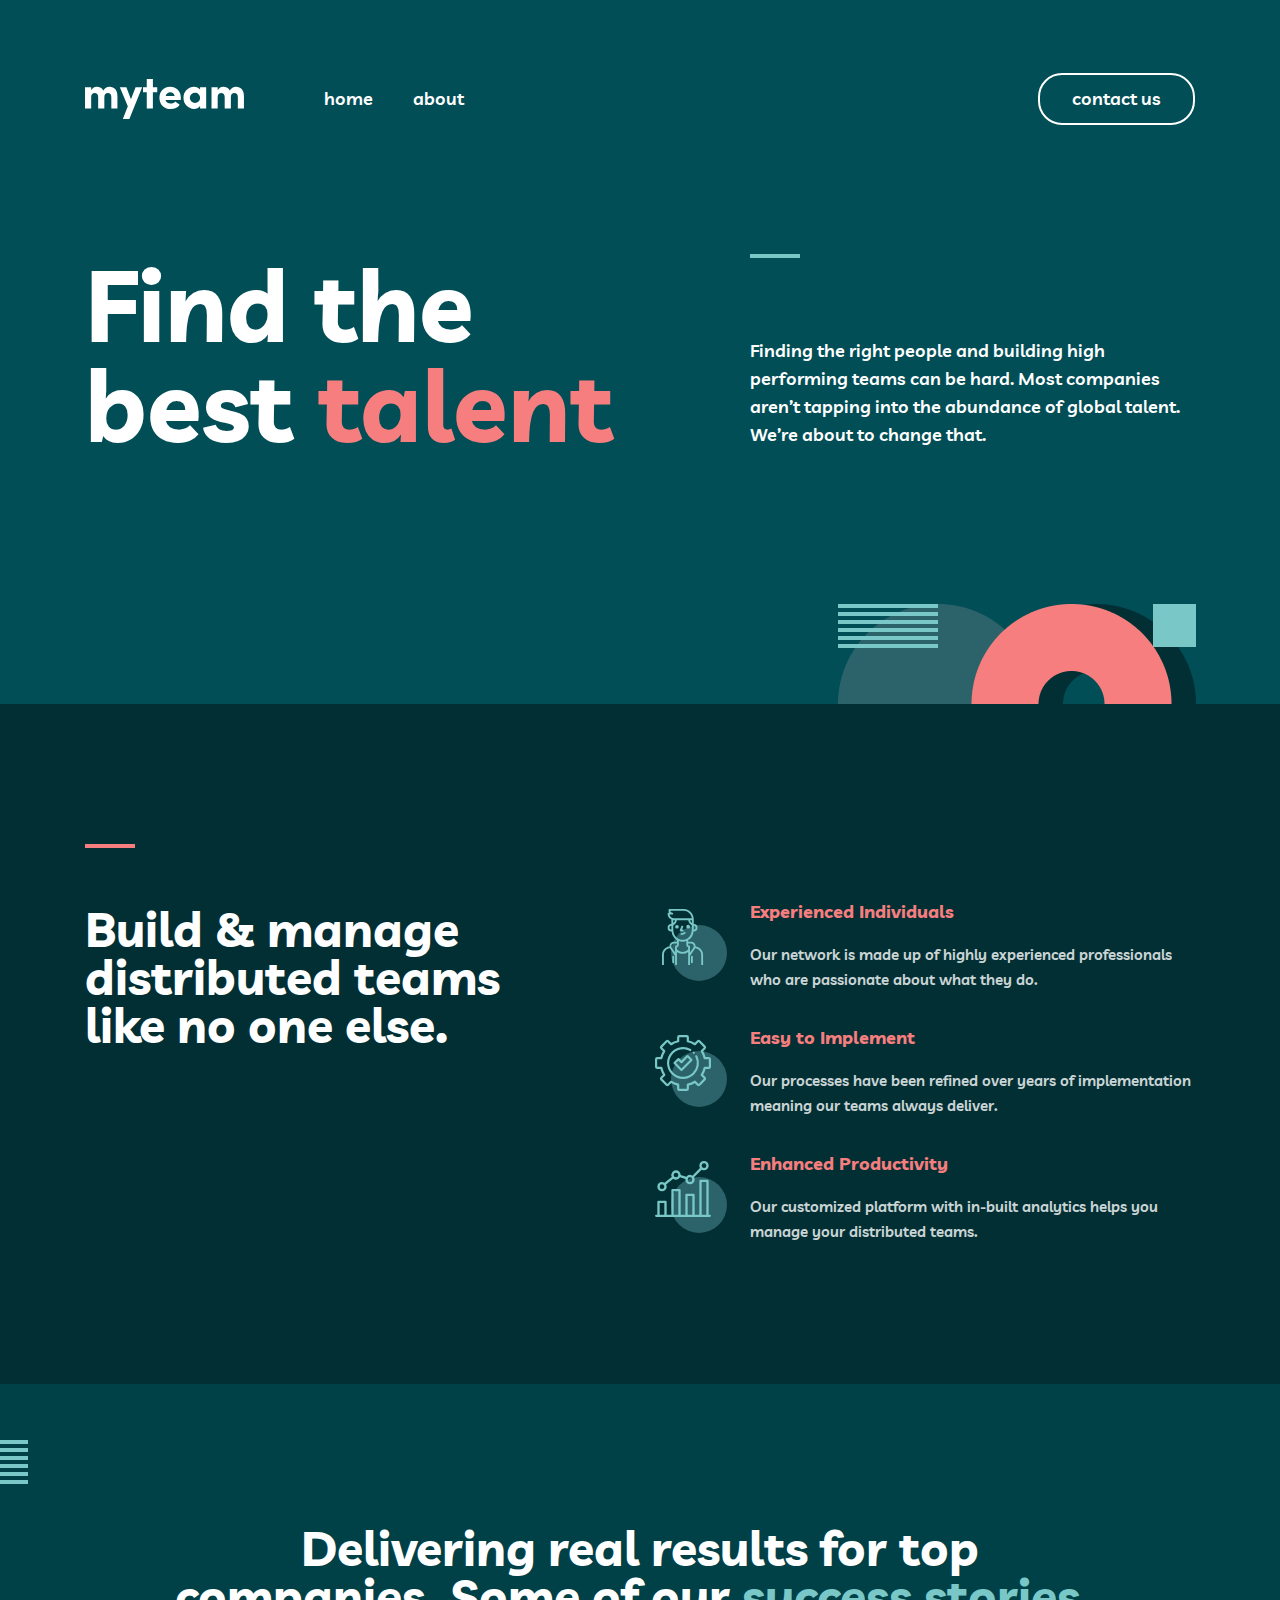
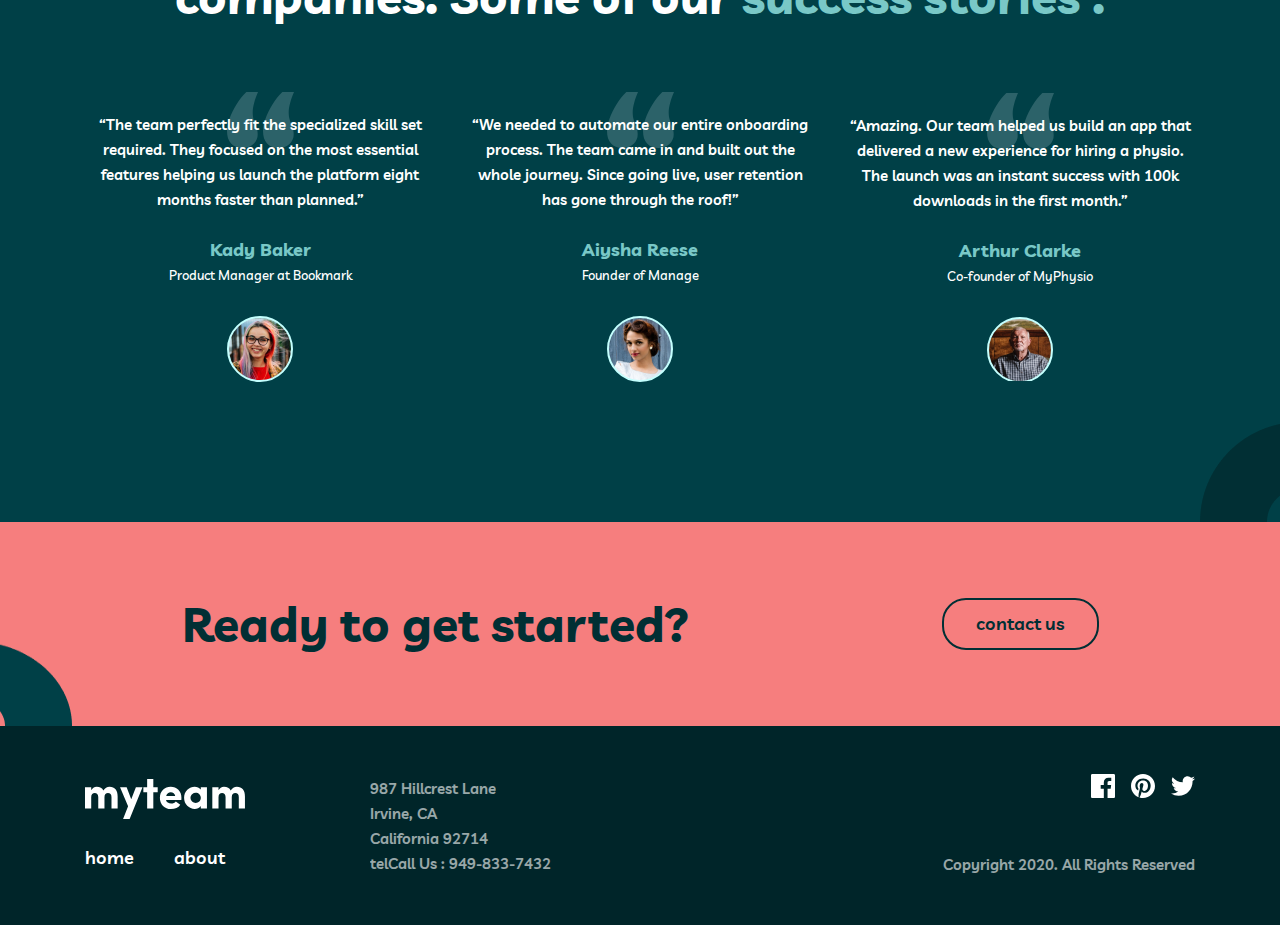
<file: index.html>
<!DOCTYPE html>
<html lang="en">
<head>
    <meta charset="UTF-8">
    <meta http-equiv="X-UA-Compatible" content="IE=edge">
    <meta name="viewport" content="width=device-width, initial-scale=1.0">
    <link rel="stylesheet" href="./css/main.min.css">
    <title>my-team</title>
</head>
<body>
    
    <header class="header">
        
        <div class="container">
            
            <div class="header__inner">
                
                <a class="header__logo" href="./index.html">
                    <img class="header__img" src="./img/team-logo.svg" alt="sete-logo">
                </a>
                
                <nav class="header__menu">
                    
                    <ul class="header__list">
                        
                        <li class="header__item"><a class="header__link" href="./index.html">home</a></li>
                        <li class="header__item"><a class="header__link" href="about.html">about</a></li>
                        
                    </ul> 
                    
                </nav>
                
                <a class="header__contact" href="./index.html">contact us</a>
                
                <button class="header__burger-btn burger">
                    <img class="burger__block" src="./img/burger-open.svg" alt="">
                    <img class="burger__close burger__none" src="./img/burger-close.svg" alt="">
                </button>
                
            </div>
            
        </div>
        
    </header>
    
    
    <main>
        
        <section class="hero">
            
            <div class="container">
                
                <div class="hero__inner">
                    
                    <div class="hero__left">
                        <h1 class="hero__title">Find the <br> best <span class="hero__color">talent</span></h1>
                    </div>
                    
                    <div class="hero__right">
                        
                        <span class="hero__line"></span>
                        
                        
                        <p class="hero__text">
                            Finding the right people and building high performing teams can be hard.
                            Most companies aren’t tapping into the abundance of global talent.
                            We’re about to change that.
                        </p>
                        
                        
                    </div>
                    
                    
                </div>
                
            </div>
            
        </section>
        
        
        <section class="build">
            
            <div class="container">
                
                <div class="build__inner">
                    
                    <div class="build__left">
                        
                        <span class="build__line"></span>
                        
                        <h2 class="build__title">
                            Build & manage distributed teams like no one else.
                        </h2>
                        
                    </div>
                    
                    
                    
                    
                    
                    <ul class="build__list">
                        
                        <li class="build__item">
                            
                            <img class="build__img" src="./img/man.svg" alt="man experienced individuals">
                            
                            <div class="build__wrapper">
                                
                                <h3 class="build__text">Experienced Individuals</h3>
                                
                                <p class="build__info">
                                    Our network is made up of highly experienced professionals 
                                    who are passionate about what they do.
                                </p>
                                
                            </div>
                            
                        </li>
                        
                        <li class="build__item">
                            
                            <img class="build__img" src="./img/setting.svg" alt="Easy to Implement">
                            
                            <div class="build__wrapper">
                                
                                <h3 class="build__text">Easy to Implement</h3>
                                
                                <p class="build__info">
                                    Our processes have been refined over years of 
                                    implementation meaning our teams always deliver.
                                </p>
                                
                            </div>
                            
                        </li>
                        
                        <li class="build__item">
                            
                            <img class="build__img" src="./img/production.svg" alt="man experienced individuals">
                            
                            <div class="build__wrapper">
                                
                                <h3 class="build__text">Enhanced Productivity</h3>
                                
                                <p class="build__info">
                                    Our customized platform with in-built analytics 
                                    helps you manage your distributed teams.
                                </p>
                                
                            </div>
                            
                        </li>
                        
                        
                    </ul>
                    
                    
                    
                    
                </div>
                
            </div>
            
        </section>
        
        
        <section class="companies">
            
            <div class="container">
                
                <div class="companies__inner">
                    
                    <div class="companies__wrapper">
                        <h2 class="companies__title">
                            Delivering real results for top companies. Some of our  
                            <span class="companies__color">success stories .</span> 
                        </h2>
                    </div>
                    
                    <ul class="companies__list">
                        
                        <li class="companies__item">
                            
                            <blockquote class="companies__blockquote" cite="https://itea4.org/success-stories.html">
                                “The team perfectly fit the specialized skill set required. They focused on the most essential features helping us launch the platform eight months faster than planned.”
                            </blockquote>
                            
                            <h3 class="companies__text">Kady Baker</h3>
                            
                            <p class="companies__info">
                                Product Manager at Bookmark
                            </p>
                            
                            <img class="companies__img" src="./img/Kady-Baker.svg" alt="a woman with blond hair">
                            
                        </li>
                        
                        <li class="companies__item">
                            
                            <blockquote class="companies__blockquote" cite="https://itea4.org/success-stories.html">
                                “We needed to automate our entire onboarding process. The team came in and built out the whole journey. Since going live, user retention has gone through the roof!”
                            </blockquote>
                            
                            <h3 class="companies__text">Aiysha Reese</h3>
                            
                            <p class="companies__info">
                                Founder of Manage
                            </p>
                            
                            <img class="companies__img" src="./img/Aiysha-Reese.svg" alt="a woman with blond hair">
                            
                        </li>
                        
                        <li class="companies__item">
                            
                            <blockquote class="companies__blockquote" cite="https://itea4.org/success-stories.html">
                                “Amazing. Our team helped us build an app that delivered a new experience for hiring a physio. The launch was an instant success with 100k downloads in the first month.”
                            </blockquote>
                            
                            <h3 class="companies__text">Arthur Clarke</h3>
                            
                            <p class="companies__info">
                                Co-founder of MyPhysio
                            </p>
                            
                            <img class="companies__img" src="./img/Arthur-Clarke.svg" alt="a woman with blond hair">
                            
                        </li>
                        
                    </ul>
                    
                    
                </div>
                
                
            </div>
            
        </section>
        
        
        <section class="ready">
            
            <div class="container">
                
                <div class="ready__inner">
                    
                    <h2 class="ready__title">
                        Ready to get started?
                    </h2>
                    
                    <a class="ready__link" href="#">contact us</a>
                    
                </div>
                
                
                
                
            </div>
            
        </section>
        
    </main>
    
    <footer class="footer">
        
        <div class="container">
            
            <div class="footer__inner">
                
                <div class="footer__left left-side">
                    
                    <div class="left-side__inner">
                        
                        <a class="left-side__logo" href="#"><img src="./img/team-logo.svg" alt="footer-logo"></a>
                        
                        <ul class="left-side__list">
                            
                            <li class="left-side__item">
                                
                                <a class="left-side__link" href="#">home</a>
                                
                            </li>
                            
                            <li class="left-side__item">
                                
                                <a class="left-side__link" href="#">about</a>
                                
                            </li>
                            
                        </ul>
                        
                    </div>
                    
                    <ul class="footer__location location">
                        
                        <li class="location__item">
                            
                            <address class="location__address">
                                987  Hillcrest Lane <br> Irvine, CA <br> California 92714
                            </address>
                            
                            
                        </li>
                        
                        <li class="location__item">
                            <a class="location__tel" href="tel:9498337432:">telCall Us : 949-833-7432</a>
                        </li>
                        
                    </ul>
                    
                    
                </div>

                <div class="footer__right">

                    <ul class="footer__list">

                        <li class="footer__item">
                            <a class="footer__link" href="#">
                                <svg class="footer__img" width="24" height="24"  xmlns="http://www.w3.org/2000/svg"><path d="M22.675 0H1.325C.593 0 0 .593 0 1.325v21.351C0 23.407.593 24 1.325 24H12.82v-9.294H9.692v-3.622h3.128V8.413c0-3.1 1.893-4.788 4.659-4.788 1.325 0 2.463.099 2.795.143v3.24l-1.918.001c-1.504 0-1.795.715-1.795 1.763v2.313h3.587l-.467 3.622h-3.12V24h6.116c.73 0 1.323-.593 1.323-1.325V1.325C24 .593 23.407 0 22.675 0Z"/></svg>
                            </a>
                        </li>
    
                        <li class="footer__item">
                            <a class="footer__link" href="#">
                                <svg class="footer__img" width="24" height="24"  xmlns="http://www.w3.org/2000/svg"><path d="M12 0C5.373 0 0 5.372 0 12c0 5.084 3.163 9.426 7.627 11.174-.105-.949-.2-2.405.042-3.441.218-.937 1.407-5.965 1.407-5.965s-.359-.719-.359-1.782c0-1.668.967-2.914 2.171-2.914 1.023 0 1.518.769 1.518 1.69 0 1.029-.655 2.568-.994 3.995-.283 1.194.599 2.169 1.777 2.169 2.133 0 3.772-2.249 3.772-5.495 0-2.873-2.064-4.882-5.012-4.882-3.414 0-5.418 2.561-5.418 5.207 0 1.031.397 2.138.893 2.738a.36.36 0 0 1 .083.345l-.333 1.36c-.053.22-.174.267-.402.161-1.499-.698-2.436-2.889-2.436-4.649 0-3.785 2.75-7.262 7.929-7.262 4.163 0 7.398 2.967 7.398 6.931 0 4.136-2.607 7.464-6.227 7.464-1.216 0-2.359-.631-2.75-1.378l-.748 2.853c-.271 1.043-1.002 2.35-1.492 3.146C9.57 23.812 10.763 24 12 24c6.627 0 12-5.373 12-12 0-6.628-5.373-12-12-12Z"/></svg>
                            </a>
                        </li>
    
                        <li class="footer__item">
                            <a class="footer__link" href="#">
                                <svg class="footer__img" width="24" height="20" xmlns="http://www.w3.org/2000/svg"><path d="M24 2.557a9.83 9.83 0 0 1-2.828.775A4.932 4.932 0 0 0 23.337.608a9.864 9.864 0 0 1-3.127 1.195A4.916 4.916 0 0 0 16.616.248c-3.179 0-5.515 2.966-4.797 6.045A13.978 13.978 0 0 1 1.671 1.149a4.93 4.93 0 0 0 1.523 6.574 4.903 4.903 0 0 1-2.229-.616c-.054 2.281 1.581 4.415 3.949 4.89a4.935 4.935 0 0 1-2.224.084 4.928 4.928 0 0 0 4.6 3.419A9.9 9.9 0 0 1 0 17.54a13.94 13.94 0 0 0 7.548 2.212c9.142 0 14.307-7.721 13.995-14.646A10.025 10.025 0 0 0 24 2.557Z"/></svg>
                            </a>
                        </li>
    
                    </ul>

                    <p class="footer__text">
                        Copyright 2020. All Rights Reserved
                    </p>
                </div>

                

                
            </div>
            
        </div>
        
    </footer>
    
    <script src="./js/main.js"></script>
</body>
</html>
</file>
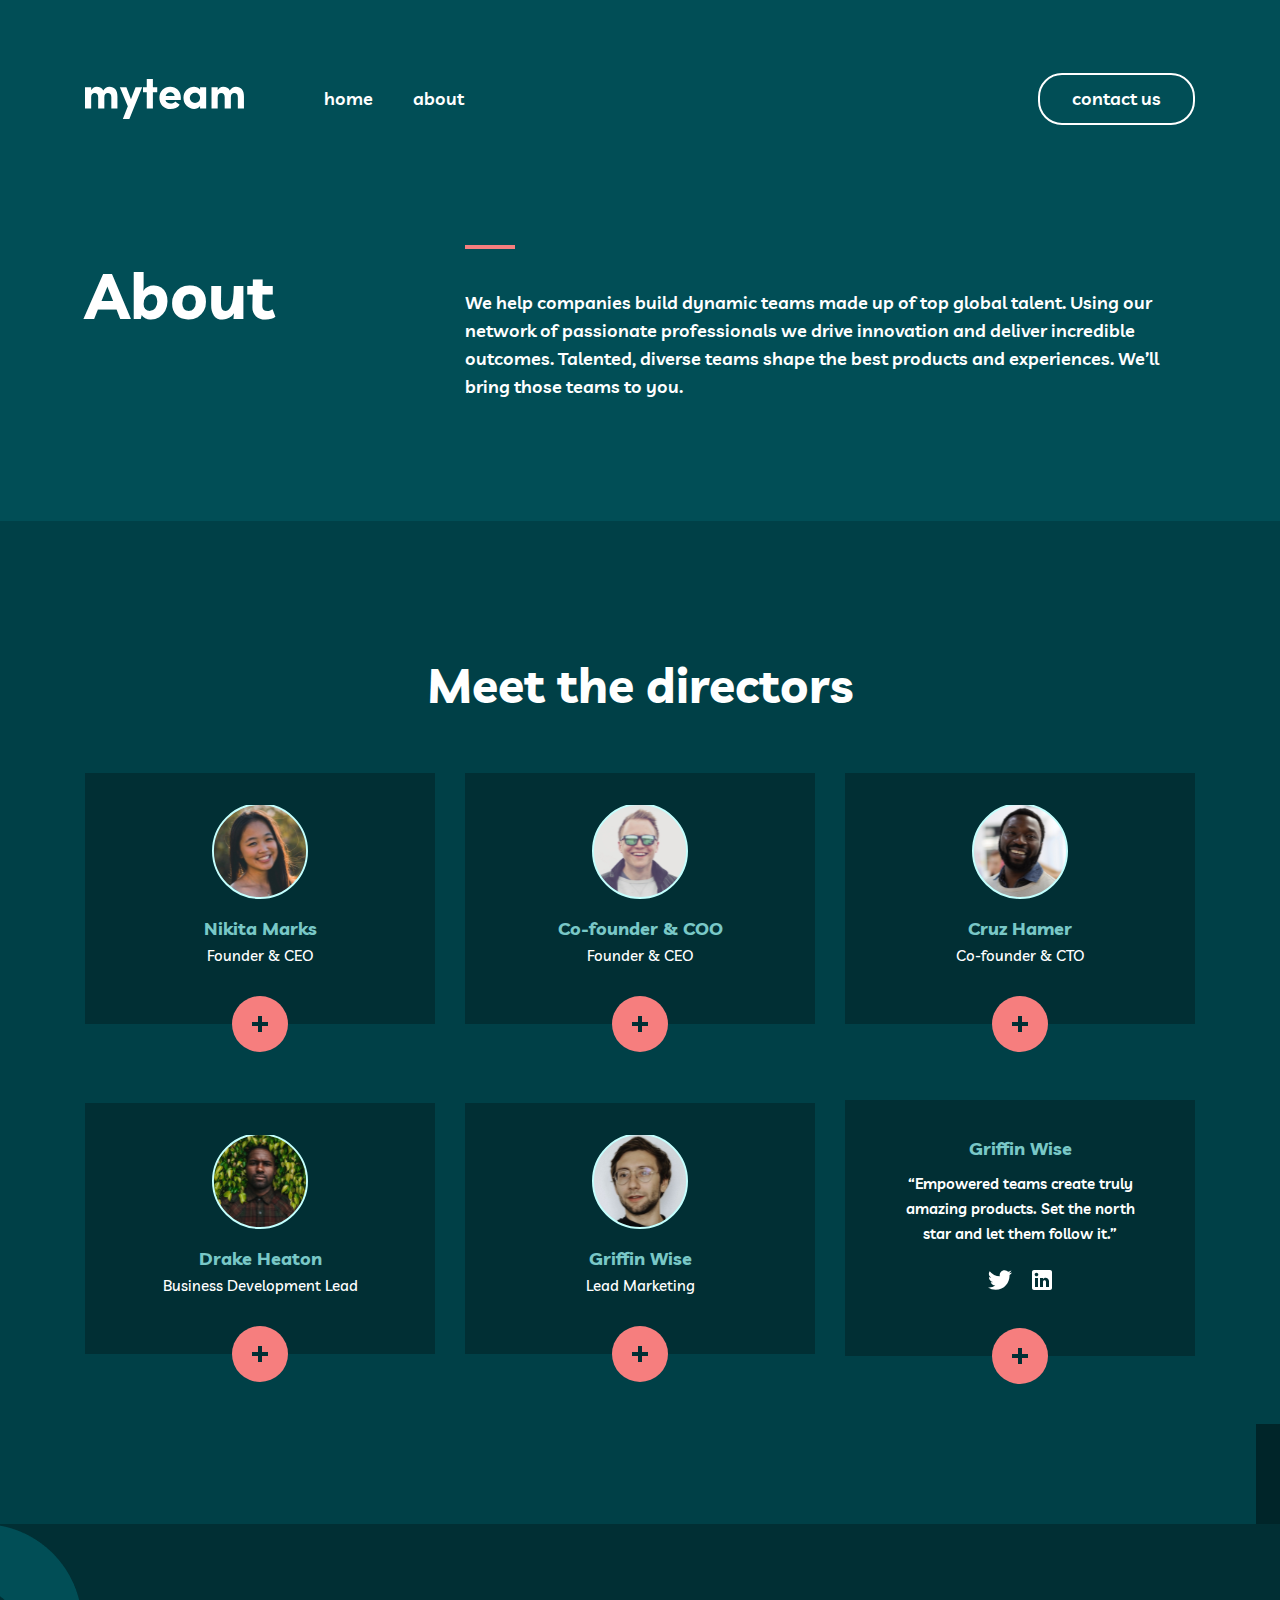
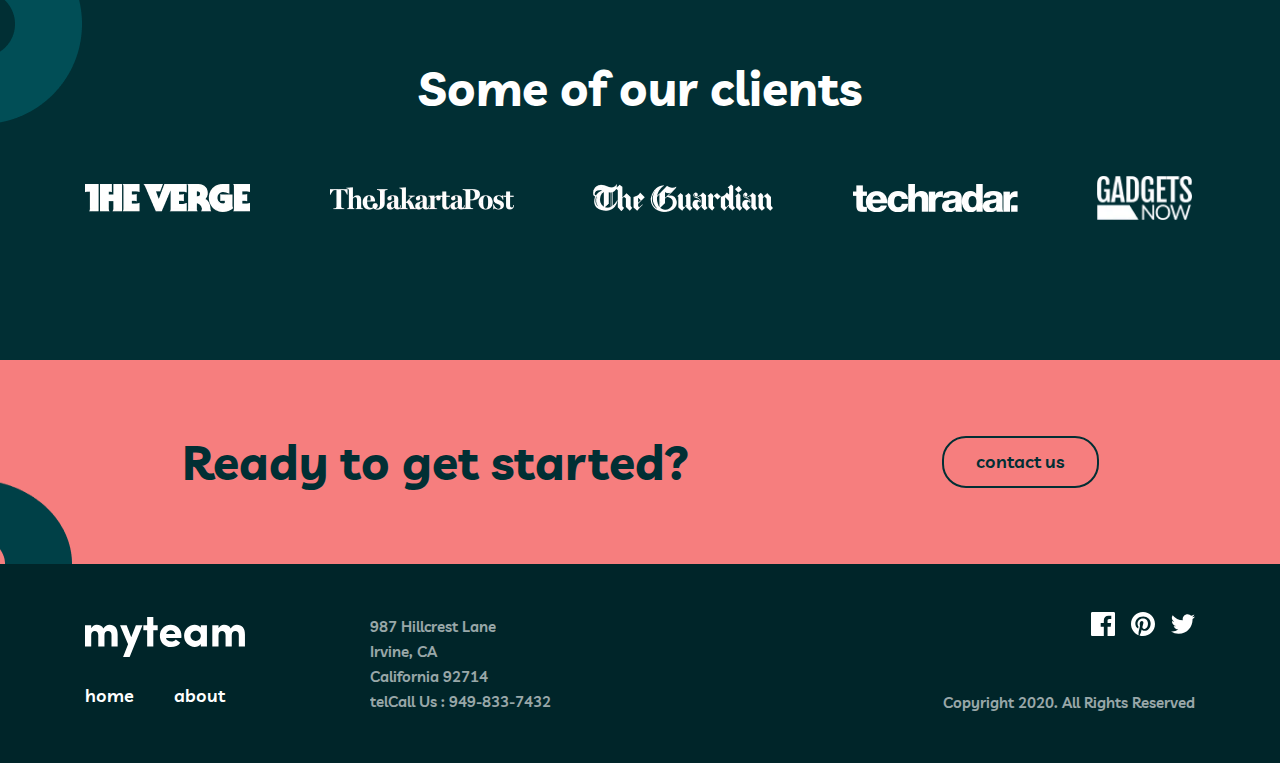
<file: about.html>
<!DOCTYPE html>
<html lang="en">
<head>
    <meta charset="UTF-8">
    <meta http-equiv="X-UA-Compatible" content="IE=edge">
    <meta name="viewport" content="width=device-width, initial-scale=1.0">
    <link rel="stylesheet" href="./css/main.min.css">
    <title>Document</title>
</head>
<body>
    

    <about-header class="about-header">
        
        <div class="container">
            
            <div class="about-header__inner">
                
                <a class="about-header__logo" href="./index.html">
                    <img class="about-header__img" src="./img/team-logo.svg" alt="sete-logo">
                </a>
                
                <nav class="about-header__menu">
                    
                    <ul class="about-header__list">
                        
                        <li class="about-header__item"><a class="about-header__link" href="index.html">home</a></li>
                        <li class="about-header__item"><a class="about-header__link" href="about.html">about</a></li>
                        
                    </ul> 
                    
                </nav>
                
                <a class="about-header__contact" href="./index.html">contact us</a>
                
                <button class="about-header__burger-btn burger">
                    <img class="burger__block" src="./img/burger-open.svg" alt="">
                    <img class="burger__close burger__none" src="./img/burger-close.svg" alt="">
                </button>
                
            </div>
            
        </div>
        
    </about-header>

<main>

    <section class="about-hero">
            
        <div class="container">
            
            <div class="about-hero__inner">
                
                <div class="about-hero__left">
                    <h2 class="about-hero__title">About</h2>
                </div>
                
                <div class="about-hero__right">
                    
                    
                    
                    
                    <p class="about-hero__text">
                        We help companies build dynamic teams made up of top global talent. 
                        Using our network of passionate professionals we drive innovation 
                        and deliver incredible outcomes. Talented, diverse teams shape
                         the best products and experiences. We’ll bring those teams to you.
                    </p>
                    
                    
                </div>
                
                
            </div>
            
        </div>
        
    </section>

    <section class="directors">

        <div class="container">

            <div class="directors__inner">

                <h2 class="directors__title">Meet the directors</h2>

                <ul class="directors__list">
                
                    <li class="directors__item directors__item--top"> 

                        <img class="directors__img" src="./img/Nikita-Marks.svg" alt="Nikita-Marks">

                        <h3 class="directors__name">Nikita Marks</h3>

                        <p class="directors__info">Founder & CEO</p>

                        <span class="directors__circle"></span>

                    </li>
                    

                    <li class="directors__item directors__left directors__item--top"> 

                        <img class="directors__img" src="./img/Cristian-Duncan.svg" alt="Cristian Duncan">

                        <h3 class="directors__name">Co-founder & COO</h3>

                        <p class="directors__info">Founder & CEO</p>

                        <span class="directors__circle"></span>

                    </li>

                    <li class="directors__item directors__item--top"> 

                        <img class="directors__img" src="./img/Cruz-Hamer.svg" alt="Cruz Hamer">

                        <h3 class="directors__name">Cruz Hamer</h3>

                        <p class="directors__info">Co-founder & CTO</p>

                        <span class="directors__circle"></span>

                    </li>

                    <li class="directors__item directors__left"> 

                        <img class="directors__img" src="./img/Drake-Heaton.svg" alt="Drake Heaton">

                        <h3 class="directors__name">Drake Heaton</h3>

                        <p class="directors__info">Business Development Lead</p>

                        <span class="directors__circle"></span>

                    </li>

                    <li class="directors__item"> 

                        <img class="directors__img" src="./img/Griffin-Wise.svg" alt="Griffin Wise">

                        <h3 class="directors__name">Griffin Wise</h3>

                        <p class="directors__info">Lead Marketing</p>

                        <span class="directors__circle"></span>

                    </li>

                    <li class="directors__item directors__item--last"> 

                        <h3 class="directors__text">Griffin Wise</h3>

                        <div class="directors__wrapper">
                            <p class="directors__aden">“Empowered teams create truly amazing products. 
                                Set the north star and let them follow it.”
                            </p>
                        </div>
                        

                        <div class="directors__social">

                            <a class="directors__link" href="#">
                                <svg class="directors__pic" width="24" height="20"  xmlns="http://www.w3.org/2000/svg"><path d="M24 2.557a9.83 9.83 0 0 1-2.828.775A4.932 4.932 0 0 0 23.337.608a9.864 9.864 0 0 1-3.127 1.195A4.916 4.916 0 0 0 16.616.248c-3.179 0-5.515 2.966-4.797 6.045A13.978 13.978 0 0 1 1.671 1.149a4.93 4.93 0 0 0 1.523 6.574 4.903 4.903 0 0 1-2.229-.616c-.054 2.281 1.581 4.415 3.949 4.89a4.935 4.935 0 0 1-2.224.084 4.928 4.928 0 0 0 4.6 3.419A9.9 9.9 0 0 1 0 17.54a13.94 13.94 0 0 0 7.548 2.212c9.142 0 14.307-7.721 13.995-14.646A10.025 10.025 0 0 0 24 2.557Z" /></svg>
                            </a>

                            <a class="directors__link" href="#">
                                <svg class="directors__pic" width="20" height="20"  xmlns="http://www.w3.org/2000/svg"><path fill-rule="evenodd" clip-rule="evenodd" d="M2 0h16c1.1 0 2 .9 2 2v16c0 1.1-.9 2-2 2H2c-1.1 0-2-.9-2-2V2C0 .9.9 0 2 0Zm4 17V8H3v9h3ZM4.5 6.3c-1 0-1.8-.8-1.8-1.8s.8-1.8 1.8-1.8 1.8.8 1.8 1.8-.8 1.8-1.8 1.8ZM14 17h3v-5.7c0-1.9-1.6-3.5-3.5-3.5-.9 0-2 .6-2.5 1.4V8H8v9h3v-5.3c0-.8.7-1.5 1.5-1.5s1.5.7 1.5 1.5V17Z" /></svg>
                            </a>

                        </div>

                        <span class="directors__circle"></span>

                    </li>

                </ul>

            </div>

        </div>

    </section>

    <section class="client">

        <div class="container">

            <div class="client__inner">

                <h2 class="client__title">Some of our clients</h2>

                <ul class="client__list">

                    <li class="client__item client__item--first">

                        <picture class="img1">

                            <source class="img1"
                            type="image/webp"
                            srcset="./img/verge.webp 1x, ./img/verge@2x.webp 2x"
                            />



                            <img class="img1" src="./img/verge.png" srcset="./img/verge.png 1x, ./img/verge@2x.png 2x" 
                            width="165"
                            height="28"
                            alt="logotip">

                        </picture>

                    </li>

                    <li class="client__item client__item--second">

                        <picture class="img2">

                            <source class="img2" 
                            type="image/webp"
                            srcset="./img/jakarta.webp 1x, ./img/jakarta@2x.webp 2x"
                            />



                            <img class="img2" src="./img/jakarta.png" srcset="./img/jakarta.png 1x, ./img/jakarta@2x.png 2x" 
                            width="184"
                            height="23"
                            alt="logotip">

                        </picture>

                    </li>

                    <li class="client__item client__item--third">

                        <picture class="img3">

                            <source class="img3"
                            type="image/webp"
                            srcset="./img/guardian.webp 1x, ./img/guardian@2x.webp 2x"
                            />


                            <img class="img3" src="./img/guardian.png" srcset="./img/guardian.png 1x, ./img/guardian@2x.png 2x" 
                            width="180"
                            height="28"
                            alt="logotip">

                        </picture>

                    </li>

                    <li class="client__item client__item--fourth">

                        <picture class="img4">

                            <source class="img4"
                            type="image/webp"
                            srcset="./img/techradar.webp 1x, ./img/techradar@2x.webp 2x" 
                            />


                            <img class="img4" src="./img/techradar.png" srcset="./img/techradar.png 1x, ./img/techradar@2x.png 2x" 
                            width="165"
                            height="28"
                            alt="logotip">

                        </picture>

                    </li>

                    <li class="client__item client__item--fifth">

                        <picture class="img5">

                            <source class="img5"
                            type="image/webp"
                            srcset="./img/gadgets-now.webp 1x, ./img/gadgets-now@2x.webp 2x"  
                            />


                            <img class="img5" src="./img/gadgets-now.png" srcset="./img/gadgets-now.png 1x, ./img/gadgets-now@2x.png 2x" 
                            width="95"
                            height="45"
                            alt="logotip">

                        </picture>

                    </li>

                </ul>

            </div>

        </div>

    </section>

    <section class="about-ready">
            
        <div class="container">
            
            <div class="about-ready__inner">
                
                <h2 class="about-ready__title">
                    Ready to get started?
                </h2>
                
                <a class="about-ready__link" href="#">contact us</a>
                
            </div>
            
            
            
            
        </div>
        
    </section>

</main>


<about-footer class="about-footer">
        
    <div class="container">
        
        <div class="about-footer__inner">
            
            <div class="about-footer__left left-side">
                
                <div class="left-side__inner">
                    
                    <a class="left-side__logo" href="#"><img src="./img/team-logo.svg" alt="about-footer-logo"></a>
                    
                    <ul class="left-side__list">
                        
                        <li class="left-side__item">
                            
                            <a class="left-side__link" href="#">home</a>
                            
                        </li>
                        
                        <li class="left-side__item">
                            
                            <a class="left-side__link" href="#">about</a>
                            
                        </li>
                        
                    </ul>
                    
                </div>
                
                <ul class="about-footer__location location">
                    
                    <li class="location__item">
                        
                        <address class="location__address">
                            987  Hillcrest Lane <br> Irvine, CA <br> California 92714
                        </address>
                        
                        
                    </li>
                    
                    <li class="location__item">
                        <a class="location__tel" href="tel:9498337432:">telCall Us : 949-833-7432</a>
                    </li>
                    
                </ul>
                
                
            </div>

            <div class="about-footer__right">

                <ul class="about-footer__list">

                    <li class="about-footer__item">
                        <a class="about-footer__link" href="#">
                            <svg class="about-footer__img" width="24" height="24"  xmlns="http://www.w3.org/2000/svg"><path d="M22.675 0H1.325C.593 0 0 .593 0 1.325v21.351C0 23.407.593 24 1.325 24H12.82v-9.294H9.692v-3.622h3.128V8.413c0-3.1 1.893-4.788 4.659-4.788 1.325 0 2.463.099 2.795.143v3.24l-1.918.001c-1.504 0-1.795.715-1.795 1.763v2.313h3.587l-.467 3.622h-3.12V24h6.116c.73 0 1.323-.593 1.323-1.325V1.325C24 .593 23.407 0 22.675 0Z"/></svg>
                        </a>
                    </li>

                    <li class="about-footer__item">
                        <a class="about-footer__link" href="#">
                            <svg class="about-footer__img" width="24" height="24"  xmlns="http://www.w3.org/2000/svg"><path d="M12 0C5.373 0 0 5.372 0 12c0 5.084 3.163 9.426 7.627 11.174-.105-.949-.2-2.405.042-3.441.218-.937 1.407-5.965 1.407-5.965s-.359-.719-.359-1.782c0-1.668.967-2.914 2.171-2.914 1.023 0 1.518.769 1.518 1.69 0 1.029-.655 2.568-.994 3.995-.283 1.194.599 2.169 1.777 2.169 2.133 0 3.772-2.249 3.772-5.495 0-2.873-2.064-4.882-5.012-4.882-3.414 0-5.418 2.561-5.418 5.207 0 1.031.397 2.138.893 2.738a.36.36 0 0 1 .083.345l-.333 1.36c-.053.22-.174.267-.402.161-1.499-.698-2.436-2.889-2.436-4.649 0-3.785 2.75-7.262 7.929-7.262 4.163 0 7.398 2.967 7.398 6.931 0 4.136-2.607 7.464-6.227 7.464-1.216 0-2.359-.631-2.75-1.378l-.748 2.853c-.271 1.043-1.002 2.35-1.492 3.146C9.57 23.812 10.763 24 12 24c6.627 0 12-5.373 12-12 0-6.628-5.373-12-12-12Z"/></svg>
                        </a>
                    </li>

                    <li class="about-footer__item">
                        <a class="about-footer__link" href="#">
                            <svg class="about-footer__img" width="24" height="20" xmlns="http://www.w3.org/2000/svg"><path d="M24 2.557a9.83 9.83 0 0 1-2.828.775A4.932 4.932 0 0 0 23.337.608a9.864 9.864 0 0 1-3.127 1.195A4.916 4.916 0 0 0 16.616.248c-3.179 0-5.515 2.966-4.797 6.045A13.978 13.978 0 0 1 1.671 1.149a4.93 4.93 0 0 0 1.523 6.574 4.903 4.903 0 0 1-2.229-.616c-.054 2.281 1.581 4.415 3.949 4.89a4.935 4.935 0 0 1-2.224.084 4.928 4.928 0 0 0 4.6 3.419A9.9 9.9 0 0 1 0 17.54a13.94 13.94 0 0 0 7.548 2.212c9.142 0 14.307-7.721 13.995-14.646A10.025 10.025 0 0 0 24 2.557Z"/></svg>
                        </a>
                    </li>

                </ul>

                <p class="about-footer__text">
                    Copyright 2020. All Rights Reserved
                </p>
            </div>

            

            
        </div>
        
    </div>
    
</about-footer>

</body>
</html>
</file>
<file: css/main.min.css>
@font-face{font-family:'Livvic';font-style:normal;font-weight:500;src:local(""),url("../fonts/livvic-v13-latin-500.woff2") format("woff2"),url("../fonts/livvic-v13-latin-500.woff") format("woff")}@font-face{font-family:'Livvic';font-style:normal;font-weight:600;src:local(""),url("../fonts/livvic-v13-latin-600.woff2") format("woff2"),url("../fonts/livvic-v13-latin-600.woff") format("woff")}@font-face{font-family:'Livvic';font-style:normal;font-weight:700;src:local(""),url("../fonts/livvic-v13-latin-700.woff2") format("woff2"),url("../fonts/livvic-v13-latin-700.woff") format("woff")}/*! normalize.css v8.0.1 | MIT License | github.com/necolas/normalize.css */html{line-height:1.15;-webkit-text-size-adjust:100%}body{margin:0}main{display:block}h1{font-size:2em;margin:0.67em 0}hr{-webkit-box-sizing:content-box;box-sizing:content-box;height:0;overflow:visible}pre{font-family:monospace, monospace;font-size:1em}a{background-color:transparent}abbr[title]{border-bottom:none;text-decoration:underline;-webkit-text-decoration:underline dotted;text-decoration:underline dotted}b,strong{font-weight:bolder}code,kbd,samp{font-family:monospace, monospace;font-size:1em}small{font-size:80%}sub,sup{font-size:75%;line-height:0;position:relative;vertical-align:baseline}sub{bottom:-0.25em}sup{top:-0.5em}img{border-style:none}button,input,optgroup,select,textarea{font-family:inherit;font-size:100%;line-height:1.15;margin:0}button,input{overflow:visible}button,select{text-transform:none}button,[type="button"],[type="reset"],[type="submit"]{-webkit-appearance:button}button::-moz-focus-inner,[type="button"]::-moz-focus-inner,[type="reset"]::-moz-focus-inner,[type="submit"]::-moz-focus-inner{border-style:none;padding:0}button:-moz-focusring,[type="button"]:-moz-focusring,[type="reset"]:-moz-focusring,[type="submit"]:-moz-focusring{outline:1px dotted ButtonText}fieldset{padding:0.35em 0.75em 0.625em}legend{-webkit-box-sizing:border-box;box-sizing:border-box;color:inherit;display:table;max-width:100%;padding:0;white-space:normal}progress{vertical-align:baseline}textarea{overflow:auto}[type="checkbox"],[type="radio"]{-webkit-box-sizing:border-box;box-sizing:border-box;padding:0}[type="number"]::-webkit-inner-spin-button,[type="number"]::-webkit-outer-spin-button{height:auto}[type="search"]{-webkit-appearance:textfield;outline-offset:-2px}[type="search"]::-webkit-search-decoration{-webkit-appearance:none}::-webkit-file-upload-button{-webkit-appearance:button;font:inherit}details{display:block}summary{display:list-item}template{display:none}[hidden]{display:none}html{height:100%;scroll-behavior:smooth}*,*::before,*::after{-webkit-box-sizing:border-box;box-sizing:border-box}body{display:-webkit-box;display:-ms-flexbox;display:flex;-webkit-box-orient:vertical;-webkit-box-direction:normal;-ms-flex-direction:column;flex-direction:column;height:100%;margin:0;padding:0;font-family:"Livvic", "Arial,", sans-serif}main{-webkit-box-flex:1;-ms-flex-positive:1;flex-grow:1}img{max-width:100%;height:auto;vertical-align:middle;-o-object-fit:cover;object-fit:cover}.visually-hidden{clip:rect(0 0 0 0);-webkit-clip-path:inset(50%);clip-path:inset(50%);height:1px;overflow:hidden;position:absolute;white-space:nowrap;width:1px}.container{width:100%;max-width:1150px;margin:0 auto;padding:0 20px}.header{padding-top:73px;padding-bottom:73px;background-color:#014E56}.header__inner{display:-webkit-box;display:-ms-flexbox;display:flex;-webkit-box-align:center;-ms-flex-align:center;align-items:center}.header__logo{margin-right:80px}.header__img{width:100%;max-width:159px;max-height:40px}.header__menu{margin-right:auto}.header__list{list-style:none;margin:0;padding:0;display:-webkit-box;display:-ms-flexbox;display:flex;-webkit-box-align:center;-ms-flex-align:center;align-items:center}.header__item+.header__item{margin-left:40px}.header__link{text-decoration:none;font-weight:600;font-size:18px;line-height:28px;color:#FFFFFF;-webkit-transition:all 0.4s ease;transition:all 0.4s ease}.header__link:hover{color:#F67E7E}.header__contact{display:inline-block;text-decoration:none;font-weight:600;font-size:18px;line-height:28px;padding:10px 32px;color:#fff;border:2px solid #FFFFFF;border-radius:24px;-webkit-transition:all 0.4s ease;transition:all 0.4s ease}.header__contact:hover{background-color:#fff;color:#002529}.header__contact:active{color:#406367;border-color:#406367;background-color:#012F34}.header__burger-btn{display:none;font-size:24px;border:none;background-color:transparent;color:#FFFFFF}@media only screen and (max-width: 768px){.header{padding:64px 0}.header__logo{margin-right:48px}.header__img{width:100%;max-width:127px;max-height:32px}}@media only screen and (max-width: 576px){.header{padding-top:48px;padding-bottom:48px}.header__menu,.header__contact{display:none}.header__logo{margin-right:auto}.header__burger-btn{display:block}.burger__none{display:none}}.hero{padding-top:56px;padding-bottom:250px;background-color:#014E56;background-image:url("../img/talent.png"),url("../img/talent-bottom.png");background-repeat:no-repeat;background-size:200px 200px, 358px 100px;background-position:calc(50% - 772px) calc(50% - 123px),calc(50% + 377px) bottom}.hero__inner{display:-webkit-box;display:-ms-flexbox;display:flex}.hero__left{width:100%;max-width:635px;margin-right:30px}.hero__title{font-weight:700;font-size:100px;line-height:100px;color:#FFFFFF;margin:0}.hero__color{color:#F67E7E}.hero__right{width:100%;max-width:445px}.hero__line{display:block;width:100%;max-width:50px;min-height:4px;background-color:#79C8C7;margin-bottom:79px}.hero__text{font-size:18px;font-weight:600;line-height:28px;color:#FFFFFF;margin:0}@media only screen and (-webkit-min-device-pixel-ratio: 2), only screen and (min--moz-device-pixel-ratio: 2), only screen and (min-device-pixel-ratio: 2), only screen and (min-resolution: 192dpi), only screen and (min-resolution: 2dppx){.hero{background-image:url("../img/talent@2x.png"),url("../img/talent-bottom@2x.png")}}@media only screen and (max-width: 1115px){.hero{background-position:calc(50% - 758px) calc(50% - 123px),calc(50% + 273px) bottom}}@media only screen and (max-width: 1041px){.hero__inner{-webkit-box-pack:center;-ms-flex-pack:center;justify-content:center}.hero__title{font-size:90px}}@media only screen and (max-width: 990px){.hero__title{font-size:80px}.hero__line{margin-bottom:70px}}@media only screen and (max-width: 912px){.hero{background-position:calc(50% - 758px) calc(50% - 123px),calc(50% + 212px) bottom}.hero__title{font-size:70px}.hero__line{margin-bottom:65px}}@media only screen and (max-width: 839px){.hero__left{margin-right:10px}}@media only screen and (max-width: 819px){.hero__text{font-size:17px}}@media only screen and (max-width: 806px){.hero{background-position:calc(50% - 758px) calc(50% - 123px),calc(50% + 212px) bottom}.hero__title{font-size:67px}}@media only screen and (max-width: 776px){.hero{background-position:calc(50% - 758px) calc(50% - 123px),calc(50% + 188px) bottom}.hero__text{font-size:16px}}@media only screen and (max-width: 768px){.hero{background-position:calc(50% - 758px) calc(50% - 123px),calc(50%) bottom}.hero__inner{-ms-flex-wrap:wrap;flex-wrap:wrap;text-align:center}.hero__left{margin-right:0;margin-bottom:24px}.hero__title{font-size:64px;line-height:56px}.hero__text{font-size:15px;line-height:28px}.hero__line{display:none}}@media only screen and (max-width: 576px){.hero__left{margin-right:0;margin-bottom:18px}.hero__title{font-size:40px;line-height:40px}.hero__text{font-size:15px;line-height:28px}}.build{background-color:#012F34;padding:140px 0;background-image:url("../img/build.png");background-repeat:no-repeat;background-size:200px 244px;background-position:calc(50% + 759px) calc(50% + 216px)}.build__inner{display:-webkit-box;display:-ms-flexbox;display:flex;-webkit-box-align:start;-ms-flex-align:start;align-items:flex-start}.build__left{width:100%;max-width:445px;margin-right:125px}.build__line{display:inline-block;width:100%;max-width:50px;min-height:4px;background-color:#F67E7E;margin-bottom:54px}.build__title{font-weight:700;font-size:48px;line-height:48px;color:#FFFFFF;margin:0}.build__list{list-style:none;margin:0;padding:0;padding-top:54px}.build__item{display:-webkit-box;display:-ms-flexbox;display:flex;-webkit-box-align:center;-ms-flex-align:center;align-items:center}.build__item+.build__item{margin-top:32px}.build__img{margin-right:23px}.build__wrapper{width:100%;max-width:445px}.build__text{font-weight:700;font-size:18px;line-height:28px;color:#F67E7E;margin:0;margin-bottom:16px}.build__info{font-weight:600;font-size:15px;line-height:25px;color:#FFFFFF;margin:0;opacity:0.8}@media only screen and (-webkit-min-device-pixel-ratio: 2), only screen and (min--moz-device-pixel-ratio: 2), only screen and (min-device-pixel-ratio: 2), only screen and (min-resolution: 192dpi), only screen and (min-resolution: 2dppx){.build{background-image:url("../img/build@2x.png")}}@media only screen and (max-width: 1000px){.build{padding:120px 0}}@media only screen and (max-width: 947px){.build__left{margin-right:60px}.build__line{margin-bottom:40px}.build__title{font-size:45px}}@media only screen and (max-width: 882px){.build{padding-top:100px;padding-bottom:100px}.build__left{margin-right:30px}}@media only screen and (max-width: 857px){.build__left{width:100%;max-width:400px}.build__line{margin-bottom:35px}.build__title{font-size:43px;line-height:43px}}@media only screen and (max-width: 812px){.build__left{width:100%;max-width:350px}.build__title{font-size:40px;line-height:43px}.build__list{padding-top:49x}}@media only screen and (max-width: 768px){.build{background-position:calc(50% + 382px) calc(50% - 233px)}.build__inner{-ms-flex-wrap:wrap;flex-wrap:wrap;-webkit-box-pack:center;-ms-flex-pack:center;justify-content:center}.build__left{width:100%;max-width:445px;margin-right:0;margin-bottom:64px}.build__line{margin-bottom:32px}.build__title{font-size:32px;line-height:32px}.build__list{padding-top:0}}@media only screen and (max-width: 467px){.build{padding:80px 0}}@media only screen and (max-width: 379px){.build{padding:64px 0;background-position:calc(50% + 188px) calc(50% - 394px)}.build__inner{-webkit-box-pack:start;-ms-flex-pack:start;justify-content:flex-start}.build__left{width:100%;max-width:240px;margin-bottom:56px}.build__item{display:-webkit-box;display:-ms-flexbox;display:flex;-webkit-box-pack:center;-ms-flex-pack:center;justify-content:center;-ms-flex-wrap:wrap;flex-wrap:wrap;text-align:center}.build__item+.build__item{margin-top:48px}.build__img{margin-right:0;margin-bottom:10px}.build__text{margin-bottom:8px}}@media only screen and (max-width: 374px){.build{padding:64px 0;background-position:calc(50% + 188px) calc(50% - 407px)}}.companies{padding:140px 0;background-color:#004047;background-image:url("../img/companies-left.png"),url("../img/companies-right.png");background-size:147px 100px, 200px 100px;background-repeat:no-repeat;background-position:calc(50% - 686px) top,calc(50% + 660px) bottom}.companies__wrapper{width:100%;max-width:932px;margin:0 auto;margin-bottom:92px}.companies__title{font-weight:700;font-size:48px;line-height:48px;text-align:center;color:#FFFFFF;margin:0}.companies__color{color:#79C8C7}.companies__list{list-style:none;margin:0;padding:0;display:-webkit-box;display:-ms-flexbox;display:flex;-webkit-box-align:center;-ms-flex-align:center;align-items:center;-webkit-box-pack:justify;-ms-flex-pack:justify;justify-content:space-between}.companies__item{width:100%;max-width:350px;position:relative;z-index:2}.companies__item::before{position:absolute;top:-20px;left:0;right:0;z-index:-1;display:block;width:67px;height:56px;background-image:url("../../img/marks.svg");background-repeat:no-repeat;background-size:67px 56px;margin:0 auto;content:""}.companies__blockquote{font-weight:600;font-size:15px;line-height:25px;text-align:center;color:#FFFFFF;margin:0;margin-bottom:24px}.companies__text{font-weight:700;font-size:18px;line-height:28px;text-align:center;color:#79C8C7;margin-top:0;margin-bottom:2px}.companies__info{font-size:13px;line-height:18px;text-align:center;color:#FFFFFF;margin:0;margin-bottom:32px}.companies__img{display:block;margin:0 auto}@media only screen and (-webkit-min-device-pixel-ratio: 2), only screen and (min--moz-device-pixel-ratio: 2), only screen and (min-device-pixel-ratio: 2), only screen and (min-resolution: 192dpi), only screen and (min-resolution: 2dppx){.companies{background-image:url("../img/companies-left@2x.png"),url("../img/companies-right@2x.png")}}@media only screen and (max-width: 1120px){.companies__item:nth-child(2){margin:0 30px}}@media only screen and (max-width: 968px){.companies__title{font-size:45px}}@media only screen and (max-width: 957px){.companies__item{padding:4px}}@media only screen and (max-width: 957px){.companies{padding:120px 0}.companies__wrapper{margin-bottom:75px}.companies__title{font-size:45px}.companies__item{padding:0}.companies__item:nth-child(2){margin:0 25px}.companies__blockquote{font-size:14px}}@media only screen and (max-width: 912px){.companies__title{font-size:40px}}@media only screen and (max-width: 901px){.companies{padding:100px 0}.companies__wrapper{margin-bottom:75px}.companies__title{font-size:40px}.companies__item:nth-child(2){margin:0 20px}}@media only screen and (max-width: 829px){.companies__wrapper{width:100%;max-width:573px;margin-bottom:84px}.companies__title{font-size:32px;line-height:32px}.companies__list{-webkit-box-orient:vertical;-webkit-box-direction:normal;-ms-flex-direction:column;flex-direction:column}.companies__item{width:100%;max-width:573px}.companies__item:nth-child(2){margin:84px 0}.companies__blockquote{font-size:15px}}@media only screen and (max-width: 768px){.companies{background-image:url("../../img/companies-left@2x.png"),url("../../img/companies-right.png");background-position:calc(50% - 308px) top,calc(50% + 285px) bottom}}@media only screen and (max-width: 491px){.companies{background-image:url("../../img/companies-left@2x.png"),url("../../img/companies-right.png");background-position:calc(50% - 169px) top,calc(50% + 145px) bottom}.companies{padding:140px 0}}@media only screen and (max-width: 378px){.companies{background-image:url("../../img/companies-left@2x.png"),url("../../img/companies-right.png");background-position:calc(50% - 112px) top,calc(50% + 89px) bottom}.companies{padding:140px 0  168px}.companies__wrapper{width:100%;max-width:327px}}.ready{background-color:#F67E7E;padding:76px 0;background-image:url("../img/ready.png");background-repeat:no-repeat;background-size:200px 122px;background-position:calc(50% - 668px) bottom}.ready__inner{display:-webkit-box;display:-ms-flexbox;display:flex;-webkit-box-align:center;-ms-flex-align:center;align-items:center;width:100%;max-width:917px;margin:0 auto}.ready__title{font-weight:700;font-size:48px;line-height:48px;color:#012F34;margin:0;margin-right:auto}.ready__link{font-weight:600;font-size:18px;line-height:28px;text-decoration:none;color:#012F34;padding:10px 32px;border:2px solid #012F34;border-radius:24px;-webkit-transition:all 0.4s ease;transition:all 0.4s ease}.ready__link:hover{background-color:#fff;color:#002529}.ready__link:active{color:#406367;border-color:#406367;background-color:#012F34}@media only screen and (-webkit-min-device-pixel-ratio: 2), only screen and (min--moz-device-pixel-ratio: 2), only screen and (min-device-pixel-ratio: 2), only screen and (min-resolution: 192dpi), only screen and (min-resolution: 2dppx){.ready{background-image:url("../img/ready@2x.png")}}@media only screen and (max-width: 768px){.ready{background-position:calc(50% - 283px) bottom}.ready__inner{-webkit-box-pack:center;-ms-flex-pack:center;justify-content:center}.ready__title{font-size:32px;line-height:32px;margin-right:84px}}@media only screen and (max-width: 616px){.ready__title{margin-right:auto}}@media only screen and (max-width: 576px){.ready{padding:83px 0;background-position:calc(50% - 187px) bottom}.ready__inner{width:100;max-width:327px;-webkit-box-orient:vertical;-webkit-box-direction:normal;-ms-flex-direction:column;flex-direction:column;text-align:center}.ready__title{margin:0;margin-bottom:24px}}@media only screen and (max-width: 376px){.ready{background-position:calc(50% - 89px) bottom}}.footer{background-color:#002529;padding:48px 0}.footer__inner{display:-webkit-box;display:-ms-flexbox;display:flex;-webkit-box-align:center;-ms-flex-align:center;align-items:center}.footer__left{display:-webkit-box;display:-ms-flexbox;display:flex;-webkit-box-align:center;-ms-flex-align:center;align-items:center;margin-right:auto}.left-side__inner{margin-right:125px}.left-side__logo{display:inline-block;margin-bottom:25px}.left-side__list{list-style:none;margin:0;padding:0;display:-webkit-box;display:-ms-flexbox;display:flex;-webkit-box-align:center;-ms-flex-align:center;align-items:center}.left-side__item+.left-side__item{margin-left:40px}.left-side__link{display:inline-block;font-weight:600;font-size:18px;line-height:28px;text-decoration:none;color:#FFFFFF;-webkit-transition:all 0.4s ease;transition:all 0.4s ease}.left-side__link:hover{color:#F67E7E}.footer__location{list-style:none;margin:0;padding:0}.location__address,.location__tel{display:inline-block;font-style:normal;font-weight:600;font-size:15px;line-height:25px;color:#FFFFFF;opacity:0.6;text-decoration:none}.footer__list{list-style:none;margin:0;padding:0;display:-webkit-box;display:-ms-flexbox;display:flex;-webkit-box-pack:end;-ms-flex-pack:end;justify-content:flex-end;-webkit-box-align:center;-ms-flex-align:center;align-items:center;margin-bottom:51px}.footer__item+.footer__item{margin-left:16px}.footer__link{display:block}.footer__link:hover>.footer__img{fill:#F67E7E}.footer__img{fill:white;-webkit-transition:all 0.4s ease;transition:all 0.4s ease}.footer__text{font-weight:600;font-size:15px;line-height:25px;text-align:right;color:#FFFFFF;mix-blend-mode:normal;opacity:0.6;margin:0}@media only screen and (max-width: 810px){.footer{padding:56px 0}.footer__inner{-webkit-box-orient:vertical;-webkit-box-direction:normal;-ms-flex-direction:column;flex-direction:column;-webkit-box-align:start;-ms-flex-align:start;align-items:flex-start;-webkit-box-pack:start;-ms-flex-pack:start;justify-content:flex-start}.footer__left{-webkit-box-pack:justify;-ms-flex-pack:justify;justify-content:space-between;width:100%;margin-bottom:35px}.left-side__inner{margin-right:0}.left-side__logo{margin-bottom:53px}.footer__location{text-align:right}.footer__right{display:-webkit-box;display:-ms-flexbox;display:flex;-webkit-box-pack:justify;-ms-flex-pack:justify;justify-content:space-between;-webkit-box-align:center;-ms-flex-align:center;align-items:center;width:100%}.footer__list{margin-bottom:0}}@media only screen and (max-width: 576px){.footer{padding:66px 0 64px}.footer__inner{-webkit-box-orient:vertical;-webkit-box-direction:normal;-ms-flex-direction:column;flex-direction:column;-webkit-box-align:center;-ms-flex-align:center;align-items:center;-webkit-box-pack:center;-ms-flex-pack:center;justify-content:center}.footer__left{-webkit-box-orient:vertical;-webkit-box-direction:normal;-ms-flex-direction:column;flex-direction:column;-webkit-box-pack:center;-ms-flex-pack:center;justify-content:center;width:100%;margin-bottom:35px}.left-side__inner{margin-bottom:24px}.left-side__logo{margin-bottom:24px}.left-side__list{-webkit-box-pack:justify;-ms-flex-pack:justify;justify-content:space-between}.footer__location{text-align:center;margin-bottom:40px}.footer__right{-webkit-box-orient:vertical;-webkit-box-direction:normal;-ms-flex-direction:column;flex-direction:column}.footer__list{margin-bottom:16px}}.about-header{padding-top:73px;padding-bottom:73px;background-color:#014E56}.about-header__inner{display:-webkit-box;display:-ms-flexbox;display:flex;-webkit-box-align:center;-ms-flex-align:center;align-items:center}.about-header__logo{margin-right:80px}.about-header__img{width:100%;max-width:159px;max-height:40px}.about-header__menu{margin-right:auto}.about-header__list{list-style:none;margin:0;padding:0;display:-webkit-box;display:-ms-flexbox;display:flex;-webkit-box-align:center;-ms-flex-align:center;align-items:center}.about-header__item+.about-header__item{margin-left:40px}.about-header__link{text-decoration:none;font-weight:600;font-size:18px;line-height:28px;color:#FFFFFF;-webkit-transition:all 0.4s ease;transition:all 0.4s ease}.about-header__link:hover{color:#F67E7E}.about-header__contact{display:inline-block;text-decoration:none;font-weight:600;font-size:18px;line-height:28px;padding:10px 32px;color:#fff;border:2px solid #FFFFFF;border-radius:24px;-webkit-transition:all 0.4s ease;transition:all 0.4s ease}.about-header__contact:hover{background-color:#fff;color:#002529}.about-header__contact:active{color:#406367;border-color:#406367;background-color:#012F34}.about-header__burger-btn{display:none;font-size:24px;border:none;background-color:transparent;color:#FFFFFF}@media only screen and (max-width: 768px){.about-header{padding:64px 0}.about-header__logo{margin-right:48px}.about-header__img{width:100%;max-width:127px;max-height:32px}}@media only screen and (max-width: 576px){.about-header{padding-top:48px;padding-bottom:48px}.about-header__menu,.about-header__contact{display:none}.about-header__logo{margin-right:auto}.about-header__burger-btn{display:block}.burger__none{display:none}}.about-hero{padding-top:47px;padding-bottom:120px;background-color:#014E56;background-image:url("../../img/about-hero-bg.png");background-repeat:no-repeat;background-size:200px 200px;background-position:calc(50% + 767px) bottom}.about-hero__inner{display:-webkit-box;display:-ms-flexbox;display:flex}.about-hero__left{width:100%;max-width:350px;margin-right:30px}.about-hero__title{font-weight:700;font-size:64px;line-height:100px;color:#FFFFFF;margin:0}.about-hero__right{width:100%;max-width:730px;padding-top:44px;position:relative}.about-hero__right::before{position:absolute;top:0;display:inline-block;width:100%;max-width:50px;min-height:4px;background-color:#F67E7E;content:""}.about-hero__text{font-weight:600;font-size:18px;line-height:28px;color:#FFFFFF;margin:0}@media only screen and (-webkit-min-device-pixel-ratio: 2), only screen and (min--moz-device-pixel-ratio: 2), only screen and (min-device-pixel-ratio: 2), only screen and (min-resolution: 192dpi), only screen and (min-resolution: 2dppx){.about-hero{background-image:url("../img/about-hro-bg@2x.png")}}@media only screen and (max-width: 850px){.about-hero{padding-top:39px;padding-bottom:112px}.about-hero__inner{-ms-flex-wrap:wrap;flex-wrap:wrap;-webkit-box-pack:center;-ms-flex-pack:center;justify-content:center;text-align:center}.about-hero__left{margin-right:0;margin-bottom:24px}.about-hero__title{line-height:56px}.about-hero__right{width:100%;max-width:457px;padding:0}.about-hero__right::before{display:none}.about-hero__text{font-size:15px}}@media only screen and (max-width: 768px){.about-hero{background-position:calc(50% + 384px) bottom}}.directors{padding:140px 0 168px;background-color:#004047;background-image:url("../img/directors-left.png"),url("../../img/directors-right.png");background-repeat:no-repeat;background-size:200px 200px, 147px 100px;background-position:calc(50% - 760px) top,calc(50% + 689px) bottom}.directors__title{font-weight:700;font-size:48px;line-height:48px;text-align:center;color:#FFFFFF;margin-top:0;margin-bottom:64px}.directors__list{list-style:none;margin:0;padding:0;display:-webkit-box;display:-ms-flexbox;display:flex;-webkit-box-align:center;-ms-flex-align:center;align-items:center;-ms-flex-wrap:wrap;flex-wrap:wrap;-webkit-box-pack:justify;-ms-flex-pack:justify;justify-content:space-between}.directors__item{width:100%;max-width:350px;padding:32px 24px 56px;text-align:center;background-color:#012F34;position:relative}.directors__item:nth-child(3n+2){margin-left:30px;margin-right:30px}.directors__item--top{margin-bottom:76px}.directors__item--last{padding:35px 24px 63px}.directors__circle{position:absolute;left:0;right:0;bottom:-28px;display:inline-block;padding:20px;width:56px;height:56px;border-radius:50%;background-color:#F67E7E;margin:0 auto;background-image:url("../../img/plus.svg");background-repeat:no-repeat;background-size:16px 16px;background-position:center center;-webkit-transition:all 0.4s ease;transition:all 0.4s ease}.directors__circle:hover{background-color:#79C8C7;background-image:url("../../img/minus.svg")}.directors__img{width:100%;max-width:96px;max-height:96px;margin-bottom:16px}.directors__name{font-weight:700;font-size:18px;line-height:28px;margin:0;color:#79C8C7}.directors__info{font-size:15px;line-height:25px;color:#FFFFFF;margin:0}.directors__text{font-weight:700;font-size:18px;line-height:28px;color:#79C8C7;margin-top:0;margin-bottom:8px}.directors__wrapper{width:100%;max-width:254px;text-align:center;margin:0 auto}.directors__aden{font-weight:600;font-size:15px;line-height:25px;text-align:center;color:#FFFFFF;margin-top:0;margin-bottom:24px}.directors__link{display:inline-block;fill:#FFFFFF;-webkit-transition:all 0.4s ease;transition:all 0.4s ease}.directors__link+.directors__link{margin-left:16px}.directors__link:hover{fill:#F67E7E}@media only screen and (-webkit-min-device-pixel-ratio: 2), only screen and (min--moz-device-pixel-ratio: 2), only screen and (min-device-pixel-ratio: 2), only screen and (min-resolution: 192dpi), only screen and (min-resolution: 2dppx){.directors{background-image:url("../../img/directors-left@2x.png"),url("../../img/directors-right@2x.png")}}@media only screen and (max-width: 1150px){.directors{padding:120px 0 120px}.directors__list{-ms-flex-wrap:wrap;flex-wrap:wrap;-webkit-box-pack:center;-ms-flex-pack:center;justify-content:center}.directors__item{width:100%;max-width:281px;margin-bottom:76px}.directors__item:nth-child(3n+2){margin-left:11px;margin-right:11px}}@media only screen and (max-width: 904px){.directors{padding:100px 0 128px}.directors__title{margin-bottom:48px}.directors__item:nth-child(3n+2){margin-left:0;margin-right:0}.directors__item:nth-child(2n-1){margin-left:0;margin-right:11px}.directors__item:nth-child(5n),.directors__item:nth-child(6n){margin-bottom:0}}@media only screen and (max-width: 768px){.directors{background-position:calc(50% - 385px) top,calc(50% + 310px) bottom}.directors__title{font-size:32px;line-height:32px}}@media only screen and (max-width: 613px){.directors{padding:88px 0 116px}.directors__title{font-size:32px;line-height:32px}.directors__item{width:100%;max-width:327px;margin-bottom:52px}.directors__item:nth-child(2n-1){margin-left:0;margin-right:0}.directors__item:nth-child(5n){margin-bottom:76px}}@media only screen and (max-width: 379px){.directors{background-position:calc(50% - 196px) calc(50% - 1040px),calc(50% + 117px) bottom}}.client{padding:140px 0;background-color:#012F34;background-image:url("../../img/clients-bg.png");background-repeat:no-repeat;background-size:200px 200px;background-position:calc(50% - 658px) top}.client__title{font-weight:700;font-size:48px;line-height:48px;text-align:center;color:#FFFFFF;margin:0 auto;margin-bottom:64px}.client__list{list-style:none;margin:0;padding:0;display:-webkit-box;display:-ms-flexbox;display:flex;-webkit-box-align:center;-ms-flex-align:center;align-items:center;-webkit-box-pack:justify;-ms-flex-pack:justify;justify-content:space-between}.client__item--first{width:100%;max-width:165px}.client__item--second{width:100%;max-width:184px}.client__item--third{width:100%;max-width:180px}.client__item--fourth{width:100%;max-width:165px}.client__item--fifth{width:100%;max-width:98px}@media only screen and (max-width: 932px){.client__item--first{width:100%;max-width:135px}.client__item--second{width:100%;max-width:154px}.client__item--third{width:100%;max-width:150px}.client__item--fourth{width:100%;max-width:135px}.client__item--fifth{width:100%;max-width:68px}}@media only screen and (max-width: 768px){.client{padding:100px 0;background-position:calc(50% - 284px) calc(50% - 153px)}.client__title{font-size:32px;line-height:32px;margin-bottom:48px}.client__item--first{width:100%;max-width:103px}.client__item--second{width:100%;max-width:114px}.client__item--third{width:100%;max-width:112px}.client__item--fourth{width:100%;max-width:103px}.client__item--fifth{width:100%;max-width:61px}}@media only screen and (max-width: 700px){.client{padding:88px 0;background-position:calc(50% - 284px) calc(50% - 321px)}.client__title{margin-bottom:64px}.client__list{-webkit-box-orient:vertical;-webkit-box-direction:normal;-ms-flex-direction:column;flex-direction:column}.client__item--first{width:100%;max-width:147px;margin-bottom:60px}.client__item--second{width:100%;max-width:162px;margin-bottom:60px}.client__item--third{width:100%;max-width:159px;margin-bottom:60px}.client__item--fourth{width:100%;max-width:147px;margin-bottom:60px}.client__item--fifth{width:100%;max-width:86px}}@media only screen and (max-width: 376px){.client{background-position:calc(50% - 188px) calc(50% - 321px)}}.about-ready{background-color:#F67E7E;padding:76px 0;background-image:url("../../img/ready.png");background-repeat:no-repeat;background-size:200px 122px;background-position:calc(50% - 668px) bottom}.about-ready__inner{display:-webkit-box;display:-ms-flexbox;display:flex;-webkit-box-align:center;-ms-flex-align:center;align-items:center;width:100%;max-width:917px;margin:0 auto}.about-ready__title{font-weight:700;font-size:48px;line-height:48px;color:#012F34;margin:0;margin-right:auto}.about-ready__link{font-weight:600;font-size:18px;line-height:28px;text-decoration:none;color:#012F34;padding:10px 32px;border:2px solid #012F34;border-radius:24px;-webkit-transition:all 0.4s ease;transition:all 0.4s ease}.about-ready__link:hover{background-color:#fff;color:#002529}.about-ready__link:active{color:#406367;border-color:#406367;background-color:#012F34}@media only screen and (-webkit-min-device-pixel-ratio: 2), only screen and (min--moz-device-pixel-ratio: 2), only screen and (min-device-pixel-ratio: 2), only screen and (min-resolution: 192dpi), only screen and (min-resolution: 2dppx){.about-ready{background-image:url("../img/ready@2x.png")}}@media only screen and (max-width: 768px){.about-ready{background-position:calc(50% - 283px) bottom}.about-ready__inner{-webkit-box-pack:center;-ms-flex-pack:center;justify-content:center}.about-ready__title{font-size:32px;line-height:32px;margin-right:84px}}@media only screen and (max-width: 616px){.about-ready__title{margin-right:auto}}@media only screen and (max-width: 576px){.about-ready{padding:83px 0;background-position:calc(50% - 187px) bottom}.about-ready__inner{width:100;max-width:327px;-webkit-box-orient:vertical;-webkit-box-direction:normal;-ms-flex-direction:column;flex-direction:column;text-align:center}.about-ready__title{margin:0;margin-bottom:24px}}@media only screen and (max-width: 376px){.about-ready{background-position:calc(50% - 89px) bottom}}.about-footer{background-color:#002529;padding:48px 0}.about-footer__inner{display:-webkit-box;display:-ms-flexbox;display:flex;-webkit-box-align:center;-ms-flex-align:center;align-items:center}.about-footer__left{display:-webkit-box;display:-ms-flexbox;display:flex;-webkit-box-align:center;-ms-flex-align:center;align-items:center;margin-right:auto}.left-side__inner{margin-right:125px}.left-side__logo{display:inline-block;margin-bottom:25px}.left-side__list{list-style:none;margin:0;padding:0;display:-webkit-box;display:-ms-flexbox;display:flex;-webkit-box-align:center;-ms-flex-align:center;align-items:center}.left-side__item+.left-side__item{margin-left:40px}.left-side__link{display:inline-block;font-weight:600;font-size:18px;line-height:28px;text-decoration:none;color:#FFFFFF;-webkit-transition:all 0.4s ease;transition:all 0.4s ease}.left-side__link:hover{color:#F67E7E}.about-footer__location{list-style:none;margin:0;padding:0}.location__address,.location__tel{display:inline-block;font-style:normal;font-weight:600;font-size:15px;line-height:25px;color:#FFFFFF;opacity:0.6;text-decoration:none}.about-footer__list{list-style:none;margin:0;padding:0;display:-webkit-box;display:-ms-flexbox;display:flex;-webkit-box-pack:end;-ms-flex-pack:end;justify-content:flex-end;-webkit-box-align:center;-ms-flex-align:center;align-items:center;margin-bottom:51px}.about-footer__item+.about-footer__item{margin-left:16px}.about-footer__link{display:block}.about-footer__link:hover>.about-footer__img{fill:#F67E7E}.about-footer__img{fill:white;-webkit-transition:all 0.4s ease;transition:all 0.4s ease}.about-footer__text{font-weight:600;font-size:15px;line-height:25px;text-align:right;color:#FFFFFF;mix-blend-mode:normal;opacity:0.6;margin:0}@media only screen and (max-width: 810px){.about-footer{padding:56px 0}.about-footer__inner{-webkit-box-orient:vertical;-webkit-box-direction:normal;-ms-flex-direction:column;flex-direction:column;-webkit-box-align:start;-ms-flex-align:start;align-items:flex-start;-webkit-box-pack:start;-ms-flex-pack:start;justify-content:flex-start}.about-footer__left{-webkit-box-pack:justify;-ms-flex-pack:justify;justify-content:space-between;width:100%;margin-bottom:35px}.left-side__inner{margin-right:0}.left-side__logo{margin-bottom:53px}.about-footer__location{text-align:right}.about-footer__right{display:-webkit-box;display:-ms-flexbox;display:flex;-webkit-box-pack:justify;-ms-flex-pack:justify;justify-content:space-between;-webkit-box-align:center;-ms-flex-align:center;align-items:center;width:100%}.about-footer__list{margin-bottom:0}}@media only screen and (max-width: 576px){.about-footer{padding:66px 0 64px}.about-footer__inner{-webkit-box-orient:vertical;-webkit-box-direction:normal;-ms-flex-direction:column;flex-direction:column;-webkit-box-align:center;-ms-flex-align:center;align-items:center;-webkit-box-pack:center;-ms-flex-pack:center;justify-content:center}.about-footer__left{-webkit-box-orient:vertical;-webkit-box-direction:normal;-ms-flex-direction:column;flex-direction:column;-webkit-box-pack:center;-ms-flex-pack:center;justify-content:center;width:100%;margin-bottom:35px}.left-side__inner{margin-bottom:24px}.left-side__logo{margin-bottom:24px}.left-side__list{-webkit-box-pack:justify;-ms-flex-pack:justify;justify-content:space-between}.about-footer__location{text-align:center;margin-bottom:40px}.about-footer__right{-webkit-box-orient:vertical;-webkit-box-direction:normal;-ms-flex-direction:column;flex-direction:column}.about-footer__list{margin-bottom:16px}}
/*# sourceMappingURL=main.min.css.map */
</file>
